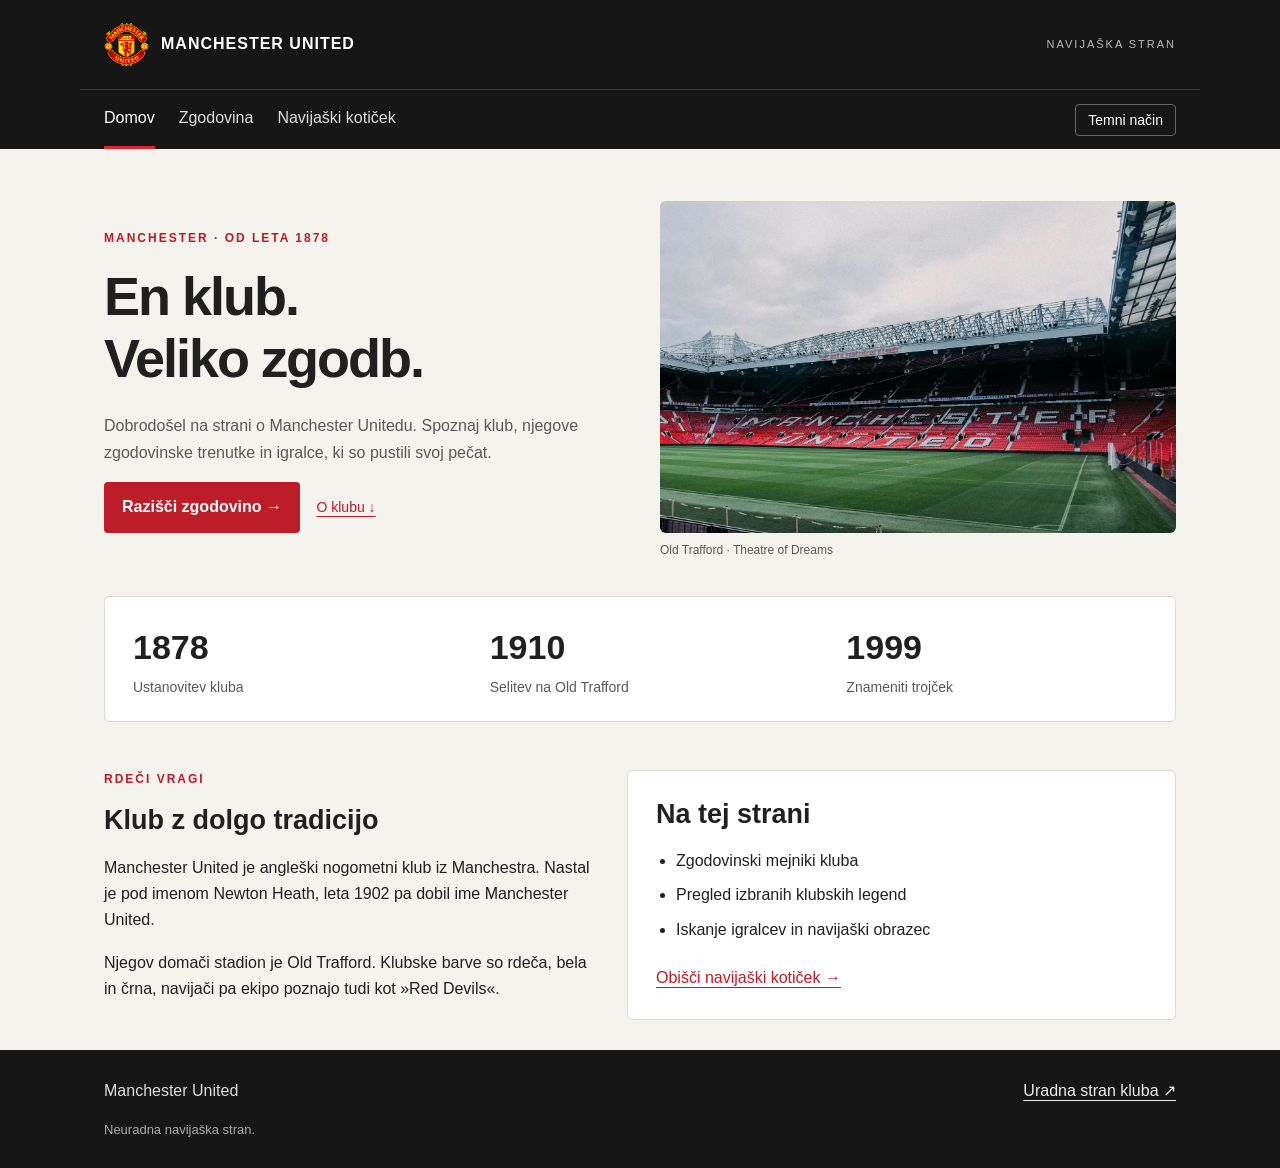
<file: index.html>
<!DOCTYPE html>
<html lang="sl">
<head>
    <meta charset="UTF-8">
    <meta name="viewport" content="width=device-width, initial-scale=1.0">
    <meta name="description" content="Šolska navijaška stran o Manchester Unitedu: klub, zgodovina in legende.">
    <title>Domov | Manchester United</title>
    <link rel="stylesheet" href="style.css">
    <link rel="icon" type="image/png" href="slike/Manchester_United_FC_crest.png">
</head>
<body>
<header>
    <div class="vrh vsebina">
        <a class="znamka" href="index.html"><img class="grb" src="slike/Manchester_United_FC_crest.png"> MANCHESTER UNITED</a>
        <span class="oznaka">NAVIJAŠKA STRAN</span>
    </div>
    <nav aria-label="Glavna navigacija" class="vsebina">
        <ul>
            <li><a href="index.html" class="trenutna" aria-current="page">Domov</a></li>
            <li><a href="zgodovina.html" >Zgodovina</a></li>
            <li><a href="navijaci.html" >Navijaški kotiček</a></li>
        </ul>
        <button id="tema" type="button" aria-pressed="false">Temni način</button>
    </nav>
</header>
<main class="vsebina">
    <section class="uvod">
        <div class="uvod-besedilo">
            <p class="nadnaslov">MANCHESTER · OD LETA 1878</p>
            <h1>En klub.<br>Veliko zgodb.</h1>
            <p>Dobrodošel na strani o Manchester Unitedu. Spoznaj klub, njegove zgodovinske trenutke in igralce, ki so pustili svoj pečat.</p>
            <a class="gumb" href="zgodovina.html">Razišči zgodovino →</a>
            <a class="besedilna-povezava" href="#o-klubu">O klubu ↓</a>
        </div>
        <figure>
            <img src="slike/photo-1649771542579-f29502b6bf20.avif" alt="Slika Old Trafforda" width="800" height="560">
            <figcaption>Old Trafford · Theatre of Dreams</figcaption>
        </figure>
    </section>
    <section class="podatki" aria-label="Pomembna leta">
        <article><strong>1878</strong><p>Ustanovitev kluba</p></article>
        <article><strong>1910</strong><p>Selitev na Old Trafford</p></article>
        <article><strong>1999</strong><p>Znameniti trojček</p></article>
    </section>
    <section id="o-klubu" class="dva-stolpca razmik">
        <article>
            <p class="nadnaslov">RDEČI VRAGI</p>
            <h2>Klub z dolgo tradicijo</h2>
            <p>Manchester United je angleški nogometni klub iz Manchestra. Nastal je pod imenom Newton Heath, leta 1902 pa dobil ime Manchester United.</p>
            <p>Njegov domači stadion je Old Trafford. Klubske barve so rdeča, bela in črna, navijači pa ekipo poznajo tudi kot »Red Devils«.</p>
        </article>
        <aside class="kartica">
            <h2>Na tej strani</h2>
            <ul class="seznam">
                <li>Zgodovinski mejniki kluba</li>
                <li>Pregled izbranih klubskih legend</li>
                <li>Iskanje igralcev in navijaški obrazec</li>
            </ul>
            <a href="navijaci.html">Obišči navijaški kotiček →</a>
        </aside>
    </section>
</main>
<footer>
    <div class="vsebina noga">
        <p>Manchester United</p>
        <a href="https://www.manutd.com/" target="_blank" rel="noopener noreferrer">Uradna stran kluba ↗</a>
    </div>
    <p class="vsebina drobno">Neuradna navijaška stran.</p>
</footer>
<script src="skripta.js"></script>
</body>
</html>
</file>
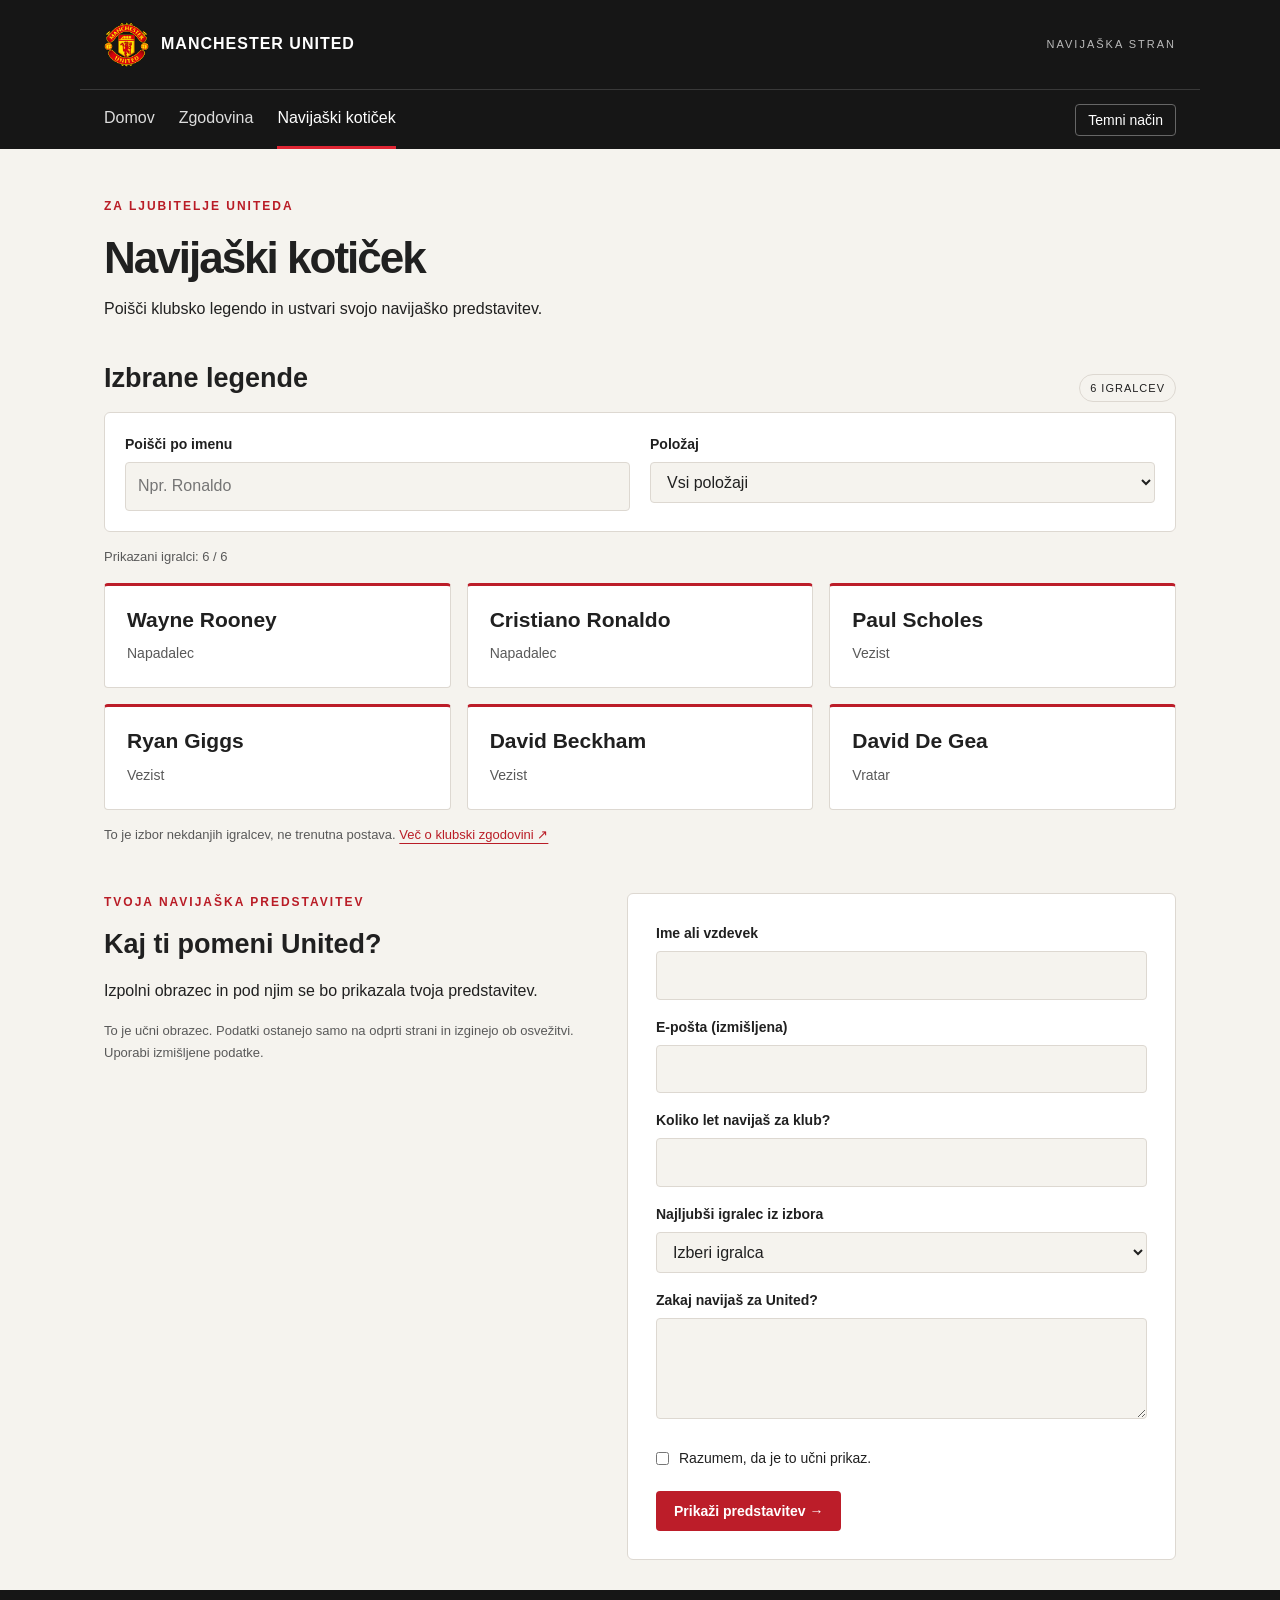
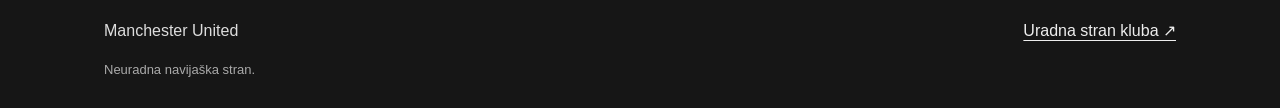
<file: navijaci.html>
<!DOCTYPE html>
<html lang="sl">
<head>
    <meta charset="UTF-8">
    <meta name="viewport" content="width=device-width, initial-scale=1.0">
    <meta name="description" content="Šolska navijaška stran o Manchester Unitedu: klub, zgodovina in igralci.">
    <title>Navijaški kotiček | Manchester United</title>
    <link rel="stylesheet" href="style.css">
    <link rel="icon" type="image/png" href="slike/Manchester_United_FC_crest.png">
</head>
<body>
<header>
    <div class="vrh vsebina">
        <a class="znamka" href="index.html"><img class="grb" src="slike/Manchester_United_FC_crest.png">MANCHESTER UNITED</a>
        <span class="oznaka">NAVIJAŠKA STRAN</span>
    </div>
    <nav aria-label="Glavna navigacija" class="vsebina">
        <ul>
            <li><a href="index.html" >Domov</a></li>
            <li><a href="zgodovina.html" >Zgodovina</a></li>
            <li><a href="navijaci.html" class="trenutna" aria-current="page">Navijaški kotiček</a></li>
        </ul>
        <button id="tema" type="button" aria-pressed="false">Temni način</button>
    </nav>
</header>
<main class="vsebina">
    <section class="naslov-strani">
        <p class="nadnaslov">ZA LJUBITELJE UNITEDA</p>
        <h1>Navijaški kotiček</h1>
        <p>Poišči klubsko legendo in ustvari svojo navijaško predstavitev.</p>
    </section>
    <section>
        <div class="naslov-vrsta"><h2>Izbrane legende</h2><span class="nalepka">6 IGRALCEV</span></div>
        <div class="filtri kartica">
            <div><label for="iskanje">Poišči po imenu</label><input type="search" id="iskanje" name="iskanje" placeholder="Npr. Ronaldo"></div>
            <div><label for="polozaj">Položaj</label><select id="polozaj" name="polozaj"><option value="vsi">Vsi položaji</option value="Napadalec">Napadalec</option><option value="Vezist">Vezist</option><option value="Vratar">Vratar</option></select></div>
        </div>
        <p id="stevilo" class="drobno" aria-live="polite"></p>
        <div id="igralci" class="igralci"></div>
        <noscript>Za prikaz in iskanje igralcev omogoči JavaScript v brskalniku.</noscript>
        <p class="drobno">To je izbor nekdanjih igralcev, ne trenutna postava. <a href="https://ir.manutd.com/company-information/history.aspx" target="_blank" rel="noopener noreferrer">Več o klubski zgodovini ↗</a></p>
    </section>
    <section class="dva-stolpca razmik">
        <article>
            <p class="nadnaslov">TVOJA NAVIJAŠKA PREDSTAVITEV</p>
            <h2>Kaj ti pomeni United?</h2>
            <p>Izpolni obrazec in pod njim se bo prikazala tvoja predstavitev.</p>
            <p class="drobno">To je učni obrazec. Podatki ostanejo samo na odprti strani in izginejo ob osvežitvi. Uporabi izmišljene podatke.</p>
        </article>
        <div class="kartica">
            <form id="obrazec" novalidate>
                <label for="ime">Ime ali vzdevek</label>
                <input type="text" id="ime" name="ime" maxlength="40" required>
                <label for="email">E-pošta (izmišljena)</label>
                <input type="email" id="email" name="email" maxlength="100" required>
                <label for="leta">Koliko let navijaš za klub?</label>
                <input type="number" id="leta" name="leta" min="0" max="100" step="1" required>
                <label for="najljubsi">Najljubši igralec iz izbora</label>
                <select id="najljubsi" name="najljubsi" required>
                    <option value="">Izberi igralca</option>
                    <option>Wayne Rooney</option><option>Cristiano Ronaldo</option><option>Paul Scholes</option><option>Ryan Giggs</option><option>David Beckham</option><option>David De Gea</option>
                </select>
                <label for="sporocilo">Zakaj navijaš za United?</label>
                <textarea id="sporocilo" name="sporocilo" rows="3" maxlength="300" required></textarea>
                <div class="potrditev"><input type="checkbox" id="potrditev" name="potrditev" required><label for="potrditev">Razumem, da je to učni prikaz.</label></div>
                <button class="gumb" type="submit">Prikaži predstavitev →</button>
            </form>
            <p id="rezultat" class="obvestilo" role="status" aria-live="polite" hidden></p>
        </div>
    </section>
</main>
<footer>
    <div class="vsebina noga">
        <p>Manchester United</p>
        <a href="https://www.manutd.com/" target="_blank" rel="noopener noreferrer">Uradna stran kluba ↗</a>
    </div>
    <p class="vsebina drobno">Neuradna navijaška stran.</p>
</footer>
<script src="skripta.js"></script>
</body>
</html>
</file>
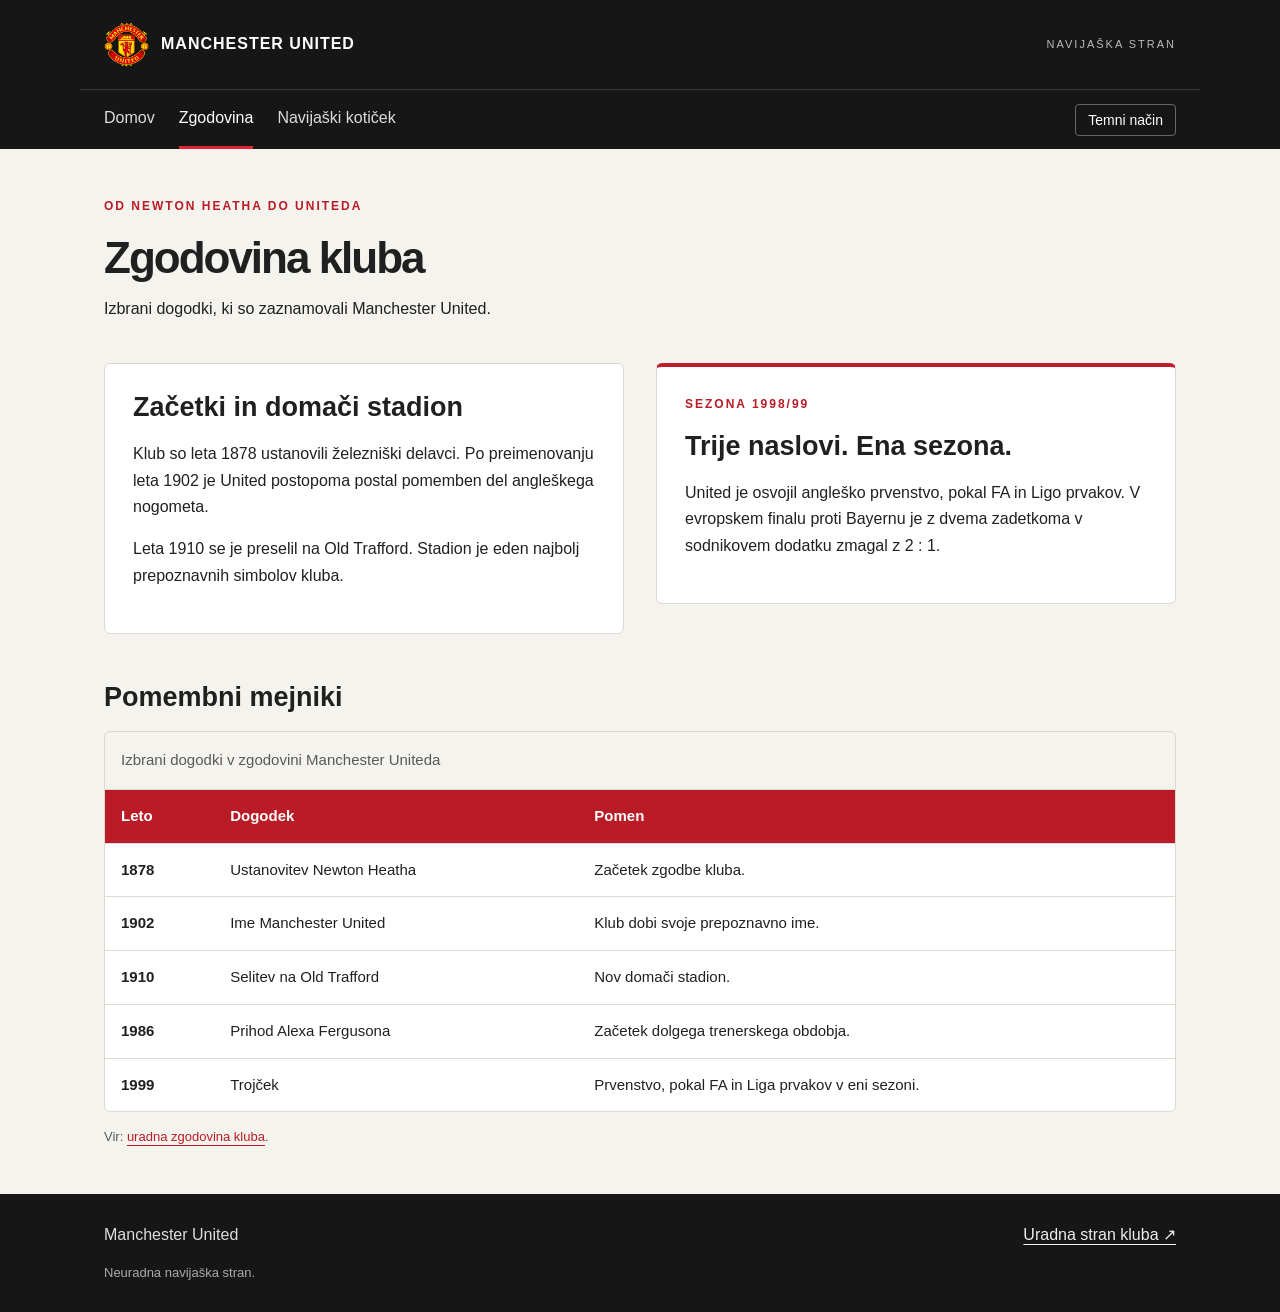
<file: zgodovina.html>
<!DOCTYPE html>
<html lang="sl">
<head>
    <meta charset="UTF-8">
    <meta name="viewport" content="width=device-width, initial-scale=1.0">
    <meta name="description" content="Šolska navijaška stran o Manchester Unitedu: klub, zgodovina in legende.">
    <title>Zgodovina | Manchester United</title>
    <link rel="stylesheet" href="style.css">
    <link rel="icon" type="image/png" href="slike/Manchester_United_FC_crest.png">
</head>
<body>
<header>
    <div class="vrh vsebina">
        <a class="znamka" href="index.html"><img class="grb" src="slike/Manchester_United_FC_crest.png">MANCHESTER UNITED</a>
        <span class="oznaka">NAVIJAŠKA STRAN</span>
    </div>
    <nav aria-label="Glavna navigacija" class="vsebina">
        <ul>
            <li><a href="index.html" >Domov</a></li>
            <li><a href="zgodovina.html" class="trenutna" aria-current="page">Zgodovina</a></li>
            <li><a href="navijaci.html" >Navijaški kotiček</a></li>
        </ul>
        <button id="tema" type="button" aria-pressed="false">Temni način</button>
    </nav>
</header>
<main class="vsebina">
    <section class="naslov-strani">
        <p class="nadnaslov">OD NEWTON HEATHA DO UNITEDA</p>
        <h1>Zgodovina kluba</h1>
        <p>Izbrani dogodki, ki so zaznamovali Manchester United.</p>
    </section>
    <section class="dva-stolpca">
        <article class="kartica">
            <h2>Začetki in domači stadion</h2>
            <p>Klub so leta 1878 ustanovili železniški delavci. Po preimenovanju leta 1902 je United postopoma postal pomemben del angleškega nogometa.</p>
            <p>Leta 1910 se je preselil na Old Trafford. Stadion je eden najbolj prepoznavnih simbolov kluba.</p>
        </article>
        <article class="kartica poudarek">
            <p class="nadnaslov">SEZONA 1998/99</p>
            <h2>Trije naslovi. Ena sezona.</h2>
            <p>United je osvojil angleško prvenstvo, pokal FA in Ligo prvakov. V evropskem finalu proti Bayernu je z dvema zadetkoma v sodnikovem dodatku zmagal z 2 : 1.</p>
        </article>
    </section>
    <section class="razmik">
        <h2>Pomembni mejniki</h2>
        <div class="tabela-okvir">
            <table>
                <caption>Izbrani dogodki v zgodovini Manchester Uniteda</caption>
                <thead><tr><th scope="col">Leto</th><th scope="col">Dogodek</th><th scope="col">Pomen</th></tr></thead>
                <tbody>
                    <tr><th scope="row">1878</th><td>Ustanovitev Newton Heatha</td><td>Začetek zgodbe kluba.</td></tr>
                    <tr><th scope="row">1902</th><td>Ime Manchester United</td><td>Klub dobi svoje prepoznavno ime.</td></tr>
                    <tr><th scope="row">1910</th><td>Selitev na Old Trafford</td><td>Nov domači stadion.</td></tr>
                    <tr><th scope="row">1986</th><td>Prihod Alexa Fergusona</td><td>Začetek dolgega trenerskega obdobja.</td></tr>
                    <tr><th scope="row">1999</th><td>Trojček</td><td>Prvenstvo, pokal FA in Liga prvakov v eni sezoni.</td></tr>
                </tbody>
            </table>
        </div>
        <p class="drobno">Vir: <a href="https://www.manutd.com/en/club/history/history-by-decade" target="_blank" rel="noopener noreferrer">uradna zgodovina kluba</a>.</p>
    </section>
</main>
<footer>
    <div class="vsebina noga">
        <p>Manchester United</p>
        <a href="https://www.manutd.com/" target="_blank" rel="noopener noreferrer">Uradna stran kluba ↗</a>
    </div>
    <p class="vsebina drobno">Neuradna navijaška stran.</p>
</footer>
<script src="skripta.js"></script>
</body>
</html>
</file>
<file: style.css>
* {
    box-sizing: border-box;
}
body {
    margin: 0;
    background: #f5f3ee;
    color: #202020;
    font-family: Arial, Helvetica, sans-serif;
    font-size: 16px;
    line-height: 1.65;
    display: flex;
    flex-direction: column;
    min-height: 100vh;
}
a {
    color: #b91c26;
    text-underline-offset: 4px;
}
a:hover {
    color: #e52b38;
}
.temna a {
    color: #ff7e87;
}
.vsebina {
    max-width: 1120px;
    margin: 0 auto;
    padding: 0 24px;
}
header {
    background: #161616;
    color: white;
}
.vrh {
    display: flex;
    align-items: center;
    justify-content: space-between;
    gap: 20px;
    padding-top: 22px;
    padding-bottom: 22px;
}
.znamka {
    display: flex;
    align-items: center;
    gap: 12px;
    font-weight: bold;
    letter-spacing: 1px;
    color: white;
    text-decoration: none;
}
.znak {
    background: #c8202c;
    padding: 8px 10px;
    font-size: 20px;
    border-radius: 3px;
}
.oznaka {
    font-size: 11px;
    letter-spacing: 2px;
    color: #bbb;
}
nav {
    display: flex;
    align-items: center;
    justify-content: space-between;
    flex-wrap: wrap;
    gap: 10px;
    border-top: 1px solid #393939;
}
nav ul {
    display: flex;
    flex-wrap: wrap;
    list-style: none;
    margin: 0;
    padding: 0;
    gap: 24px;
}
nav a, .temna nav a {
    display: block;
    padding: 15px 0;
    color: #ddd;
    text-decoration: none;
    border-bottom: 3px solid transparent;
}
nav a:hover, nav a.trenutna {
    color: white;
    border-bottom-color: #df2533;
}
button {
    cursor: pointer;
    font-family: inherit;
    font-size: 14px;
}
#tema {
    background: transparent;
    color: white;
    border: 1px solid #666;
    border-radius: 4px;
    padding: 7px 12px;
}
#tema:hover {
    background: #333;
}
main {
    min-height: 70vh;
    padding-bottom: 60px;
    flex: 1;
    width: 100%;
}
h1, h2, h3 {
    line-height: 1.15;
    margin-top: 0;
}
h1 {
    font-size: 54px;
    letter-spacing: -2px;
    margin-bottom: 24px;
}
h2 {
    font-size: 27px;
    margin-bottom: 18px;
}
h3 {
    font-size: 21px;
}
p {
    margin: 0 0 16px;
}
.nadnaslov {
    color: #b91c26;
    font-weight: bold;
    letter-spacing: 2px;
    font-size: 12px;
}
.temna .nadnaslov {
    color: #ff7e87;
}
.uvod {
    display: flex;
    align-items: center;
    gap: 40px;
    padding: 52px 0 36px;
}
.uvod-besedilo {
    flex: 1;
}
.uvod-besedilo > p:not(.nadnaslov) {
    color: #595959;
    max-width: 480px;
}
figure {
    flex: 1;
    min-width: 0;
    margin: 0;
}
img {
    display: block;
    max-width: 100%;
    height: auto;
    border-radius: 6px;
}
figcaption {
    font-size: 12px;
    color: #595959;
    margin-top: 8px;
}
.gumb, .temna .gumb {
    display: inline-block;
    background: #bc1d29;
    color: white;
    text-decoration: none;
    border: 0;
    border-radius: 4px;
    padding: 12px 18px;
    font-weight: bold;
}
.gumb:hover, .temna .gumb:hover {
    background: #961723;
    color: white;
}
.besedilna-povezava {
    display: inline-block;
    margin: 12px 0 0 12px;
    font-size: 14px;
}
.podatki {
    display: flex;
    flex-wrap: wrap;
    background: #ffffff;
    border: 1px solid #ddd8d1;
    border-radius: 6px;
}
.podatki article {
    flex: 1;
    padding: 22px 28px;
    min-width: 170px;
}
.podatki strong {
    font-size: 34px;
}
.podatki p {
    margin: 0;
    color: #595959;
    font-size: 14px;
}
.dva-stolpca {
    display: flex;
    align-items: flex-start;
    gap: 32px;
}
.dva-stolpca > * {
    flex: 1;
    min-width: 0;
}
.razmik {
    margin-top: 48px;
}
.kartica {
    background: #ffffff;
    padding: 28px;
    border: 1px solid #ddd8d1;
    border-radius: 6px;
}
.seznam {
    padding-left: 20px;
    margin-bottom: 22px;
}
.seznam li {
    margin: 8px 0;
}
.naslov-strani {
    padding: 48px 0 25px;
}
.naslov-strani h1 {
    font-size: 44px;
    margin-bottom: 12px;
}
.poudarek {
    border-top: 4px solid #bc1d29;
}
.tabela-okvir {
    border: 1px solid #ddd8d1;
    border-radius: 6px;
    overflow: hidden;
}
table {
    width: 100%;
    border-collapse: collapse;
    background: #ffffff;
    text-align: left;
    font-size: 15px;
}
caption {
    text-align: left;
    padding: 16px;
    color: #595959;
}
th, td {
    padding: 14px 16px;
    border-top: 1px solid #ddd8d1;
    vertical-align: top;
    overflow-wrap: anywhere;
}
thead {
    background: #b91c26;
    color: white;
}
.drobno {
    font-size: 13px;
    color: #595959;
    margin-top: 14px;
}
.naslov-vrsta {
    display: flex;
    align-items: center;
    justify-content: space-between;
    gap: 15px;
}
.nalepka {
    font-size: 11px;
    letter-spacing: 1px;
    border: 1px solid #ddd8d1;
    padding: 4px 10px;
    border-radius: 20px;
}
.filtri {
    display: flex;
    gap: 20px;
    padding: 20px;
}
.filtri > div {
    flex: 1;
    min-width: 0;
}
label {
    display: block;
    font-weight: bold;
    font-size: 14px;
    margin-bottom: 6px;
}
input, select, textarea {
    width: 100%;
    padding: 10px 12px;
    font: inherit;
    color: #202020;
    background: #f5f3ee;
    border: 1px solid #ddd8d1;
    border-radius: 4px;
}
form input, form select, form textarea {
    margin-bottom: 16px;
}
textarea {
    resize: vertical;
}
input:focus, select:focus, textarea:focus {
    outline: 2px solid #bc1d29;
    outline-offset: 2px;
}
a:focus-visible, button:focus-visible {
    outline: 3px solid #e58027;
    outline-offset: 4px;
}
.igralci {
    display: flex;
    flex-wrap: wrap;
    gap: 16px;
}
.igralec {
    flex: 1 1 30%;
    border: 1px solid #ddd8d1;
    background: #ffffff;
    border-top: 3px solid #bc1d29;
    padding: 22px;
    border-radius: 4px;
}
.igralec h3 {
    margin-bottom: 10px;
}
.igralec p {
    color: #595959;
    margin: 0;
    font-size: 14px;
}
.potrditev {
    display: flex;
    align-items: flex-start;
    gap: 10px;
    margin: 4px 0 15px;
}
.potrditev input {
    width: auto;
    margin: 5px 0 0;
}
.potrditev label {
    font-weight: normal;
}
.obvestilo {
    padding: 16px;
    border-radius: 4px;
    margin: 20px 0 0;
    overflow-wrap: anywhere;
    white-space: pre-line;
}
.uspeh {
    background: #e3f4e7;
    color: #195029;
    border: 1px solid #a5cfaf;
}
.napaka {
    background: #fff0ef;
    color: #922024;
    border: 1px solid #e7b2b1;
}
footer {
    background: #161616;
    color: #ddd;
    padding: 28px 0;
    margin-top: 30px;
}
.noga {
    display: flex;
    justify-content: space-between;
    flex-wrap: wrap;
    gap: 14px;
}
.noga p {
    margin: 0;
}
footer a, .temna footer a {
    color: #eee;
}
footer .drobno {
    color: #aaa;
    margin-bottom: 0;
}
/* Temni način: razred temna doda JavaScript ob kliku gumba. */
body.temna {
    background: #191919;
    color: #f4f2ee;
}
.temna .kartica, .temna .podatki, .temna .igralec, .temna table {
    background: #252525;
    border-color: #454545;
}
.temna input, .temna select, .temna textarea {
    background: #191919;
    color: #f4f2ee;
    border-color: #454545;
}
.temna .drobno, .temna figcaption, .temna caption, .temna .podatki p, .temna .igralec p,
.temna .uvod-besedilo > p:not(.nadnaslov) {
    color: #c6c3be;
}
.temna th, .temna td, .temna .tabela-okvir, .temna .nalepka {
    border-color: #454545;
}
.temna footer .drobno {
    color: #aaa;
}

/* Pri ozkem zaslonu so stolpci postavljeni eden pod drugega. */
@media (max-width: 750px) {
    .oznaka {
        display: none;
    }
    .znamka {
        font-size: 13px;
    }
    .uvod, .dva-stolpca, .filtri {
        flex-direction: column;
        gap: 24px;
    }
    .uvod > *, .dva-stolpca > *, .filtri > * {
        width: 100%;
    }
    h1 {
        font-size: 42px;
    }
    .naslov-strani h1 {
        font-size: 35px;
    }
    nav {
        padding-bottom: 12px;
    }
    nav ul {
        gap: 18px;
    }
    nav a {
        font-size: 14px;
    }
    .igralec {
        flex-basis: 45%;
    }
    th, td {
        padding: 10px 8px;
        font-size: 13px;
    }
    .kartica {
        padding: 22px;
    }
}
@media (max-width: 440px) {
    .vsebina {
        padding-left: 16px;
        padding-right: 16px;
    }
    .igralec {
        flex-basis: 100%;
    }
    .podatki article {
        min-width: 100%;
        padding: 14px 22px;
    }
    .naslov-vrsta {
        align-items: flex-start;
    }
    .nalepka {
        white-space: nowrap;
    }
}
.grb {
    width: 45px;
    height: 45px;
    object-fit: contain;
}
</file>
